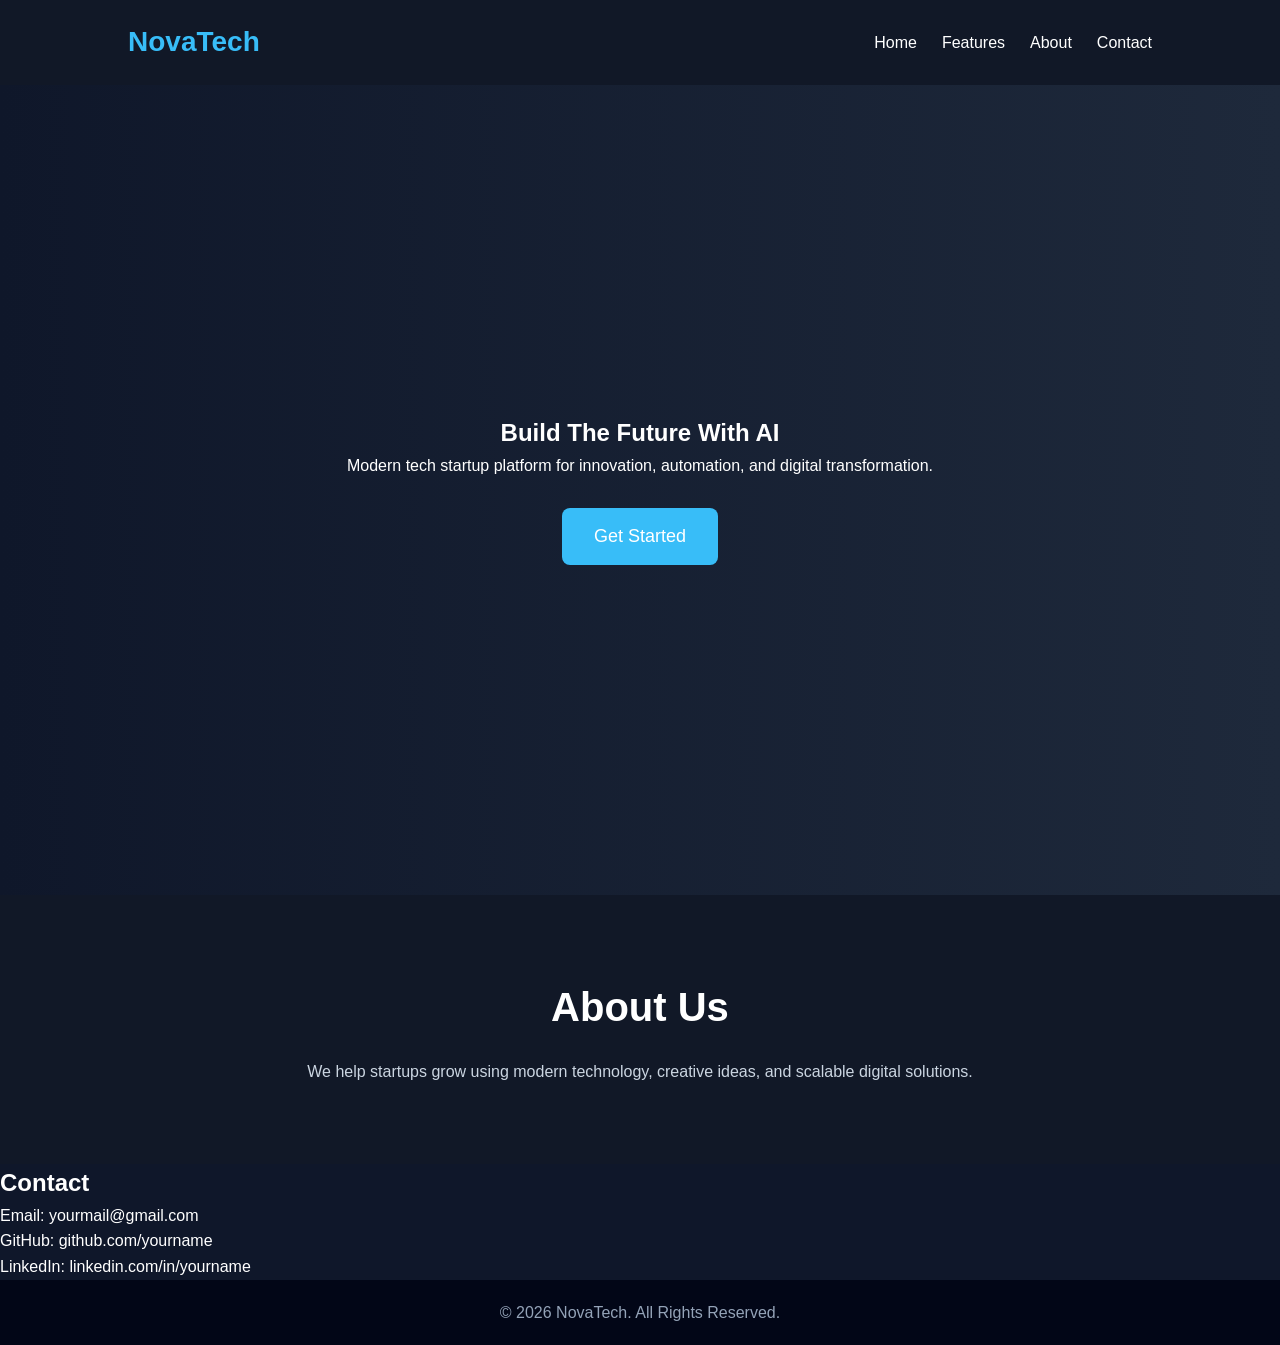
<file: index.html>
<!DOCTYPE html>
<html lang="en">
<head>
  <meta charset="UTF-8" />
  <meta name="viewport" content="width=device-width, initial-scale=1.0"/>
  <title>Tech Startup</title>

  <style>
    *{
      margin:0;
      padding:0;
      box-sizing:border-box;
      font-family:Arial, sans-serif;
    }

    body{
      background:#0f172a;
      color:white;
      line-height:1.6;
    }

    /* Navbar */
    nav{
      display:flex;
      justify-content:space-between;
      align-items:center;
      padding:20px 10%;
      background:#111827;
      position:sticky;
      top:0;
    }

    .logo{
      font-size:28px;
      font-weight:bold;
      color:#38bdf8;
    }

    nav ul{
      display:flex;
      list-style:none;
      gap:25px;
    }

    nav ul li a{
      text-decoration:none;
      color:white;
      transition:0.3s;
    }

    nav ul li a:hover{
      color:#38bdf8;
    }

    /* Hero Section */
    .hero{
      height:90vh;
      display:flex;
      justify-content:center;
      align-items:center;
      text-align:center;
      padding:20px;
      background:linear-gradient(to right,#0f172a,#1e293b);
    }

    .hero-content h1{
      font-size:60px;
      margin-bottom:20px;
    }

    .hero-content p{
      max-width:700px;
      margin:auto;
      font-size:20px;
      color:#cbd5e1;
    }

    .btn{
      display:inline-block;
      margin-top:30px;
      padding:14px 32px;
      background:#38bdf8;
      color:white;
      text-decoration:none;
      border-radius:8px;
      font-size:18px;
      transition:0.3s;
    }

    .btn:hover{
      background:#0ea5e9;
      transform:scale(1.05);
    }

    /* About */
    .about{
      padding:80px 10%;
      background:#111827;
      text-align:center;
    }

    .about h2{
      font-size:40px;
      margin-bottom:20px;
    }

    .about p{
      max-width:800px;
      margin:auto;
      color:#cbd5e1;
    }

    /* Contact */
    .contact{
      padding:80px 10%;
      text-align:center;
    }

    .contact h2{
      margin-bottom:20px;
      font-size:40px;
    }

    input, textarea{
      width:100%;
      max-width:600px;
      padding:15px;
      margin:10px 0;
      border:none;
      border-radius:8px;
    }

    textarea{
      height:150px;
    }

    button{
      padding:14px 30px;
      border:none;
      background:#38bdf8;
      color:white;
      border-radius:8px;
      cursor:pointer;
      font-size:18px;
      transition:0.3s;
    }

    button:hover{
      background:#0ea5e9;
    }

    /* Footer */
    footer{
      background:#020617;
      text-align:center;
      padding:20px;
      color:#94a3b8;
    }

  </style>
</head>
<body>

  <!-- Navbar -->
  <nav>
    <div class="logo">NovaTech</div>

    <ul>
      <li><a href="#">Home</a></li>
      <li><a href="#">Features</a></li>
      <li><a href="#">About</a></li>
      <li><a href="#">Contact</a></li>
    </ul>
  </nav>

  <!-- Hero Section -->
  <section class="hero">
    <div class="hero-conte<!-- Features -->
  <section class="features">

    <nt">
      <h1>Build The Future With AI</h1>

      <p>
        Modern tech startup platform for innovation, automation,
        and digital transformation.
      </p>

      <a href="#" class="btn">Get Started</a>
    </div>
  </section>

  

      

  <!-- About -->
  <section class="about">

    <h2>About Us</h2>

    <p>
      We help startups grow using modern technology,
      creative ideas, and scalable digital solutions.
    </p>

  </section>

  <!-- Contact -->
 <section id="contact">
   <h2>Contact</h2>

   <p>Email: yourmail@gmail.com</p>
   <p>GitHub: github.com/yourname</p>
   <p>LinkedIn: linkedin.com/in/yourname</p>
</section>

  <!-- Footer -->
  <footer>
    <p>© 2026 NovaTech. All Rights Reserved.</p>
  </footer>

</body>
</html>
</file>
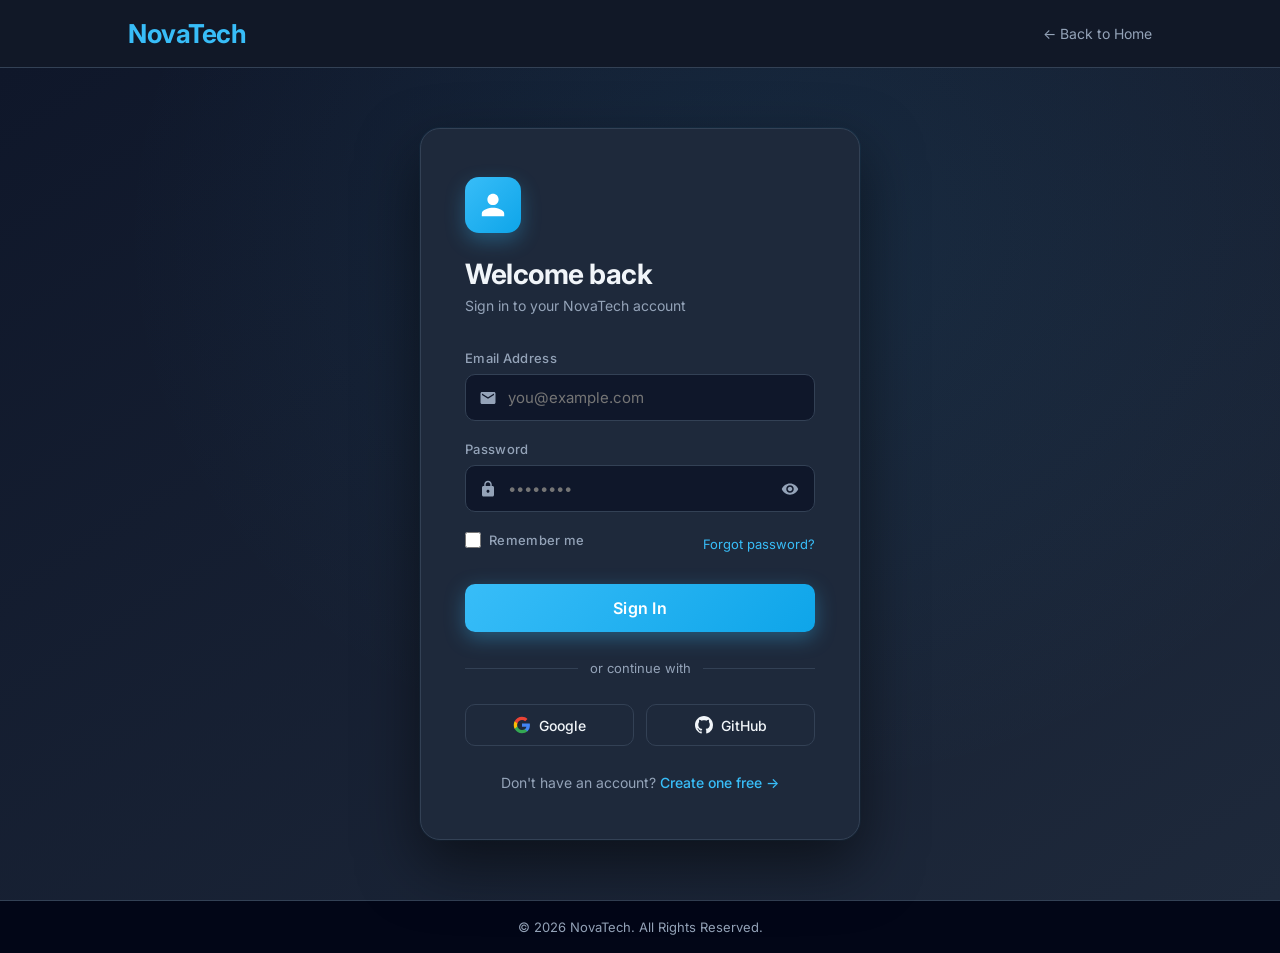
<file: login.html>
<!DOCTYPE html>
<html lang="en">
<head>
  <meta charset="UTF-8" />
  <meta name="viewport" content="width=device-width, initial-scale=1.0"/>
  <title>Login – NovaTech</title>
  <meta name="description" content="Sign in to your NovaTech account to access AI-powered tools and cloud solutions."/>
  <link href="https://fonts.googleapis.com/css2?family=Inter:wght@300;400;500;600;700&display=swap" rel="stylesheet"/>

  <style>
    *, *::before, *::after {
      margin: 0;
      padding: 0;
      box-sizing: border-box;
    }

    :root {
      --bg-dark:    #0f172a;
      --bg-card:    #1e293b;
      --bg-nav:     #111827;
      --accent:     #38bdf8;
      --accent-dark:#0ea5e9;
      --text-main:  #f1f5f9;
      --text-muted: #94a3b8;
      --border:     #334155;
      --error:      #f87171;
      --success:    #34d399;
    }

    body {
      font-family: 'Inter', Arial, sans-serif;
      background: var(--bg-dark);
      color: var(--text-main);
      min-height: 100vh;
      display: flex;
      flex-direction: column;
    }

    /* ── Navbar ── */
    nav {
      display: flex;
      justify-content: space-between;
      align-items: center;
      padding: 18px 10%;
      background: var(--bg-nav);
      position: sticky;
      top: 0;
      z-index: 100;
      border-bottom: 1px solid var(--border);
    }

    .logo {
      font-size: 26px;
      font-weight: 700;
      color: var(--accent);
      letter-spacing: -0.5px;
      text-decoration: none;
    }

    .nav-link {
      text-decoration: none;
      color: var(--text-muted);
      font-size: 14px;
      transition: color 0.3s;
    }

    .nav-link:hover { color: var(--accent); }

    /* ── Main wrapper ── */
    .login-wrapper {
      flex: 1;
      display: flex;
      align-items: center;
      justify-content: center;
      padding: 60px 20px;
      background: radial-gradient(ellipse at 60% 20%, rgba(56,189,248,0.08) 0%, transparent 60%),
                  linear-gradient(to bottom right, #0f172a, #1e293b);
    }

    /* ── Card ── */
    .login-card {
      background: var(--bg-card);
      border: 1px solid var(--border);
      border-radius: 20px;
      padding: 48px 44px;
      width: 100%;
      max-width: 440px;
      box-shadow: 0 25px 60px rgba(0,0,0,0.5), 0 0 0 1px rgba(56,189,248,0.05);
      animation: slideUp 0.5s ease both;
    }

    @keyframes slideUp {
      from { opacity: 0; transform: translateY(24px); }
      to   { opacity: 1; transform: translateY(0); }
    }

    /* ── Card header ── */
    .card-icon {
      width: 56px;
      height: 56px;
      border-radius: 14px;
      background: linear-gradient(135deg, var(--accent), var(--accent-dark));
      display: flex;
      align-items: center;
      justify-content: center;
      margin-bottom: 24px;
      box-shadow: 0 8px 20px rgba(56,189,248,0.3);
    }

    .card-icon svg {
      width: 28px;
      height: 28px;
      fill: white;
    }

    .card-title {
      font-size: 28px;
      font-weight: 700;
      margin-bottom: 6px;
      letter-spacing: -0.5px;
    }

    .card-sub {
      color: var(--text-muted);
      font-size: 14px;
      margin-bottom: 36px;
    }

    /* ── Form fields ── */
    .form-group {
      margin-bottom: 20px;
    }

    label {
      display: block;
      font-size: 13px;
      font-weight: 500;
      color: var(--text-muted);
      margin-bottom: 8px;
      letter-spacing: 0.3px;
    }

    .input-wrap {
      position: relative;
    }

    .input-icon {
      position: absolute;
      left: 14px;
      top: 50%;
      transform: translateY(-50%);
      width: 18px;
      height: 18px;
      fill: var(--text-muted);
      pointer-events: none;
      transition: fill 0.3s;
    }

    input[type="email"],
    input[type="password"],
    input[type="text"] {
      width: 100%;
      padding: 13px 14px 13px 42px;
      background: #0f172a;
      border: 1.5px solid var(--border);
      border-radius: 10px;
      color: var(--text-main);
      font-size: 15px;
      font-family: 'Inter', sans-serif;
      outline: none;
      transition: border-color 0.3s, box-shadow 0.3s;
    }

    input:focus {
      border-color: var(--accent);
      box-shadow: 0 0 0 3px rgba(56,189,248,0.15);
    }

    input:focus + .focus-line { width: 100%; }

    /* Eye toggle for password */
    .eye-btn {
      position: absolute;
      right: 12px;
      top: 50%;
      transform: translateY(-50%);
      background: none;
      border: none;
      cursor: pointer;
      padding: 4px;
      color: var(--text-muted);
      transition: color 0.3s, transform 0.3s;
      display: flex;
      align-items: center;
    }

    .eye-btn:hover { color: var(--accent); transform: translateY(-50%) scale(1.1); }
    .eye-btn svg { width: 18px; height: 18px; }

    /* ── Options row ── */
    .options-row {
      display: flex;
      justify-content: space-between;
      align-items: center;
      margin-bottom: 28px;
    }

    .remember {
      display: flex;
      align-items: center;
      gap: 8px;
      font-size: 13px;
      color: var(--text-muted);
      cursor: pointer;
      user-select: none;
    }

    .remember input[type="checkbox"] {
      width: 16px;
      height: 16px;
      padding: 0;
      margin: 0;
      accent-color: var(--accent);
      border-radius: 4px;
    }

    .forgot-link {
      font-size: 13px;
      color: var(--accent);
      text-decoration: none;
      transition: color 0.3s;
    }

    .forgot-link:hover { color: var(--accent-dark); text-decoration: underline; }

    /* ── Submit button ── */
    .btn-login {
      width: 100%;
      padding: 14px;
      background: linear-gradient(135deg, var(--accent), var(--accent-dark));
      color: white;
      border: none;
      border-radius: 10px;
      font-size: 16px;
      font-weight: 600;
      font-family: 'Inter', sans-serif;
      cursor: pointer;
      transition: transform 0.2s, box-shadow 0.2s, opacity 0.2s;
      box-shadow: 0 6px 20px rgba(56,189,248,0.35);
      letter-spacing: 0.3px;
    }

    .btn-login:hover {
      transform: translateY(-2px);
      box-shadow: 0 10px 28px rgba(56,189,248,0.45);
    }

    .btn-login:active { transform: translateY(0); }

    /* ── Divider ── */
    .divider {
      display: flex;
      align-items: center;
      gap: 12px;
      margin: 28px 0;
      color: var(--text-muted);
      font-size: 13px;
    }

    .divider::before,
    .divider::after {
      content: '';
      flex: 1;
      height: 1px;
      background: var(--border);
    }

    /* ── Social buttons ── */
    .social-row {
      display: grid;
      grid-template-columns: 1fr 1fr;
      gap: 12px;
      margin-bottom: 28px;
    }

    .btn-social {
      display: flex;
      align-items: center;
      justify-content: center;
      gap: 8px;
      padding: 11px 14px;
      background: transparent;
      border: 1.5px solid var(--border);
      border-radius: 10px;
      color: var(--text-main);
      font-size: 14px;
      font-family: 'Inter', sans-serif;
      font-weight: 500;
      cursor: pointer;
      transition: border-color 0.3s, background 0.3s, transform 0.2s;
    }

    .btn-social:hover {
      border-color: var(--accent);
      background: rgba(56,189,248,0.06);
      transform: translateY(-1px);
    }

    .btn-social svg { width: 18px; height: 18px; }

    /* ── Sign up link ── */
    .signup-text {
      text-align: center;
      font-size: 14px;
      color: var(--text-muted);
    }

    .signup-text a {
      color: var(--accent);
      text-decoration: none;
      font-weight: 500;
      transition: color 0.3s;
    }

    .signup-text a:hover { color: var(--accent-dark); text-decoration: underline; }

    /* ── Error / Success message ── */
    .msg {
      padding: 12px 16px;
      border-radius: 10px;
      font-size: 13px;
      margin-bottom: 20px;
      display: none;
    }

    .msg.error   { background: rgba(248,113,113,0.12); border: 1px solid var(--error);   color: var(--error);   display: flex; gap: 8px; }
    .msg.success { background: rgba(52,211,153,0.12);  border: 1px solid var(--success);  color: var(--success); display: flex; gap: 8px; }

    /* ── Footer ── */
    footer {
      background: #020617;
      text-align: center;
      padding: 18px;
      color: var(--text-muted);
      font-size: 13px;
      border-top: 1px solid var(--border);
    }

    /* ── Responsive ── */
    @media (max-width: 480px) {
      .login-card { padding: 36px 24px; }
      .social-row { grid-template-columns: 1fr; }
    }
  </style>
</head>
<body>

  <!-- Navbar -->
  <nav>
    <a href="index.html" class="logo">NovaTech</a>
    <a href="index.html" class="nav-link">← Back to Home</a>
  </nav>

  <!-- Login Section -->
  <div class="login-wrapper">
    <div class="login-card">

      <!-- Icon -->
      <div class="card-icon">
        <svg viewBox="0 0 24 24" xmlns="http://www.w3.org/2000/svg">
          <path d="M12 12c2.7 0 4.8-2.1 4.8-4.8S14.7 2.4 12 2.4 7.2 4.5 7.2 7.2 9.3 12 12 12zm0 2.4c-3.2 0-9.6 1.6-9.6 4.8v2.4h19.2v-2.4c0-3.2-6.4-4.8-9.6-4.8z"/>
        </svg>
      </div>

      <h1 class="card-title">Welcome back</h1>
      <p class="card-sub">Sign in to your NovaTech account</p>

      <!-- Error/Success message -->
      <div class="msg" id="form-msg" role="alert"></div>

      <!-- Form -->
      <form id="login-form" novalidate>

        <!-- Email -->
        <div class="form-group">
          <label for="email">Email Address</label>
          <div class="input-wrap">
            <svg class="input-icon" viewBox="0 0 24 24" xmlns="http://www.w3.org/2000/svg">
              <path d="M20 4H4c-1.1 0-2 .9-2 2v12c0 1.1.9 2 2 2h16c1.1 0 2-.9 2-2V6c0-1.1-.9-2-2-2zm0 4l-8 5-8-5V6l8 5 8-5v2z"/>
            </svg>
            <input type="email" id="email" name="email" placeholder="you@example.com" autocomplete="email" required />
          </div>
        </div>

        <!-- Password -->
        <div class="form-group">
          <label for="password">Password</label>
          <div class="input-wrap">
            <svg class="input-icon" viewBox="0 0 24 24" xmlns="http://www.w3.org/2000/svg">
              <path d="M18 8h-1V6c0-2.76-2.24-5-5-5S7 3.24 7 6v2H6c-1.1 0-2 .9-2 2v10c0 1.1.9 2 2 2h12c1.1 0 2-.9 2-2V10c0-1.1-.9-2-2-2zm-6 9c-1.1 0-2-.9-2-2s.9-2 2-2 2 .9 2 2-.9 2-2 2zm3.1-9H8.9V6c0-1.71 1.39-3.1 3.1-3.1 1.71 0 3.1 1.39 3.1 3.1v2z"/>
            </svg>
            <input type="password" id="password" name="password" placeholder="••••••••" autocomplete="current-password" required />
            <button type="button" class="eye-btn" id="eye-toggle" aria-label="Toggle password visibility">
              <!-- Eye open icon -->
              <svg id="eye-open" viewBox="0 0 24 24" fill="currentColor" xmlns="http://www.w3.org/2000/svg">
                <path d="M12 4.5C7 4.5 2.73 7.61 1 12c1.73 4.39 6 7.5 11 7.5s9.27-3.11 11-7.5c-1.73-4.39-6-7.5-11-7.5zM12 17c-2.76 0-5-2.24-5-5s2.24-5 5-5 5 2.24 5 5-2.24 5-5 5zm0-8c-1.66 0-3 1.34-3 3s1.34 3 3 3 3-1.34 3-3-1.34-3-3-3z"/>
              </svg>
              <!-- Eye closed icon -->
              <svg id="eye-closed" viewBox="0 0 24 24" fill="currentColor" xmlns="http://www.w3.org/2000/svg" style="display:none;">
                <path d="M12 7c2.76 0 5 2.24 5 5 0 .65-.13 1.26-.36 1.83l2.92 2.92c1.51-1.26 2.7-2.89 3.43-4.75-1.73-4.39-6-7.5-11-7.5-1.4 0-2.74.25-3.98.7l2.16 2.16C10.74 7.13 11.35 7 12 7zM2 4.27l2.28 2.28.46.46C3.08 8.3 1.78 10.02 1 12c1.73 4.39 6 7.5 11 7.5 1.55 0 3.03-.3 4.38-.84l.42.42L19.73 22 21 20.73 3.27 3 2 4.27zM7.53 9.8l1.55 1.55c-.05.21-.08.43-.08.65 0 1.66 1.34 3 3 3 .22 0 .44-.03.65-.08l1.55 1.55c-.67.33-1.41.53-2.2.53-2.76 0-5-2.24-5-5 0-.79.2-1.53.53-2.2zm4.31-.78l3.15 3.15.02-.16c0-1.66-1.34-3-3-3l-.17.01z"/>
              </svg>
            </button>
          </div>
        </div>

        <!-- Options row -->
        <div class="options-row">
          <label class="remember">
            <input type="checkbox" id="remember" name="remember" />
            Remember me
          </label>
          <a href="#" class="forgot-link">Forgot password?</a>
        </div>

        <!-- Submit -->
        <button type="submit" class="btn-login" id="login-btn">Sign In</button>
      </form>

      <!-- Divider -->
      <div class="divider">or continue with</div>

      <!-- Social logins -->
      <div class="social-row">
        <button class="btn-social" id="google-btn" type="button">
          <!-- Google icon -->
          <svg viewBox="0 0 24 24" xmlns="http://www.w3.org/2000/svg">
            <path d="M22.56 12.25c0-.78-.07-1.53-.2-2.25H12v4.26h5.92c-.26 1.37-1.04 2.53-2.21 3.31v2.77h3.57c2.08-1.92 3.28-4.74 3.28-8.09z" fill="#4285F4"/>
            <path d="M12 23c2.97 0 5.46-.98 7.28-2.66l-3.57-2.77c-.98.66-2.23 1.06-3.71 1.06-2.86 0-5.29-1.93-6.16-4.53H2.18v2.84C3.99 20.53 7.7 23 12 23z" fill="#34A853"/>
            <path d="M5.84 14.09c-.22-.66-.35-1.36-.35-2.09s.13-1.43.35-2.09V7.07H2.18C1.43 8.55 1 10.22 1 12s.43 3.45 1.18 4.93l2.85-2.22.81-.62z" fill="#FBBC05"/>
            <path d="M12 5.38c1.62 0 3.06.56 4.21 1.64l3.15-3.15C17.45 2.09 14.97 1 12 1 7.7 1 3.99 3.47 2.18 7.07l3.66 2.84c.87-2.6 3.3-4.53 6.16-4.53z" fill="#EA4335"/>
          </svg>
          Google
        </button>

        <button class="btn-social" id="github-btn" type="button">
          <!-- GitHub icon -->
          <svg viewBox="0 0 24 24" fill="currentColor" xmlns="http://www.w3.org/2000/svg">
            <path d="M12 0C5.37 0 0 5.37 0 12c0 5.31 3.435 9.795 8.205 11.385.6.105.825-.255.825-.57 0-.285-.015-1.23-.015-2.235-3.015.555-3.795-.735-4.035-1.41-.135-.345-.72-1.41-1.23-1.695-.42-.225-1.02-.78-.015-.795.945-.015 1.62.87 1.845 1.23 1.08 1.815 2.805 1.305 3.495.99.105-.78.42-1.305.765-1.605-2.67-.3-5.46-1.335-5.46-5.925 0-1.305.465-2.385 1.23-3.225-.12-.3-.54-1.53.12-3.18 0 0 1.005-.315 3.3 1.23.96-.27 1.98-.405 3-.405s2.04.135 3 .405c2.295-1.56 3.3-1.23 3.3-1.23.66 1.65.24 2.88.12 3.18.765.84 1.23 1.905 1.23 3.225 0 4.605-2.805 5.625-5.475 5.925.435.375.81 1.095.81 2.22 0 1.605-.015 2.895-.015 3.3 0 .315.225.69.825.57A12.02 12.02 0 0 0 24 12c0-6.63-5.37-12-12-12z"/>
          </svg>
          GitHub
        </button>
      </div>

      <p class="signup-text">
        Don't have an account? <a href="#">Create one free →</a>
      </p>

    </div>
  </div>

  <!-- Footer -->
  <footer>
    <p>© 2026 NovaTech. All Rights Reserved.</p>
  </footer>

  <script>
    /* ── Password toggle ── */
    const eyeBtn    = document.getElementById('eye-toggle');
    const pwdInput  = document.getElementById('password');
    const eyeOpen   = document.getElementById('eye-open');
    const eyeClosed = document.getElementById('eye-closed');

    eyeBtn.addEventListener('click', () => {
      const isHidden = pwdInput.type === 'password';
      pwdInput.type     = isHidden ? 'text' : 'password';
      eyeOpen.style.display   = isHidden ? 'none'  : '';
      eyeClosed.style.display = isHidden ? ''       : 'none';
    });

    /* ── Form validation & submission ── */
    const form    = document.getElementById('login-form');
    const loginBtn = document.getElementById('login-btn');
    const formMsg  = document.getElementById('form-msg');

    function showMsg(text, type) {
      formMsg.textContent = text;
      formMsg.className = 'msg ' + type;
    }

    function hideMsg() {
      formMsg.className = 'msg';
    }

    form.addEventListener('submit', (e) => {
      e.preventDefault();
      hideMsg();

      const email    = document.getElementById('email').value.trim();
      const password = document.getElementById('password').value;

      /* Basic validation */
      if (!email) {
        showMsg('⚠ Please enter your email address.', 'error');
        document.getElementById('email').focus();
        return;
      }

      if (!/^[^\s@]+@[^\s@]+\.[^\s@]+$/.test(email)) {
        showMsg('⚠ Please enter a valid email address.', 'error');
        document.getElementById('email').focus();
        return;
      }

      if (!password || password.length < 6) {
        showMsg('⚠ Password must be at least 6 characters.', 'error');
        document.getElementById('password').focus();
        return;
      }

      /* Simulate login */
      loginBtn.textContent = 'Signing in…';
      loginBtn.disabled    = true;

      setTimeout(() => {
        loginBtn.textContent = 'Sign In';
        loginBtn.disabled    = false;
        showMsg('✓ Login successful! Redirecting…', 'success');
        // Replace with real redirect: window.location.href = '/dashboard';
      }, 1500);
    });

    /* ── Social button placeholder ── */
    document.getElementById('google-btn').addEventListener('click', () => {
      showMsg('Google login coming soon!', 'error');
    });
    document.getElementById('github-btn').addEventListener('click', () => {
      showMsg('GitHub login coming soon!', 'error');
    });
  </script>

</body>
</html>
</file>
